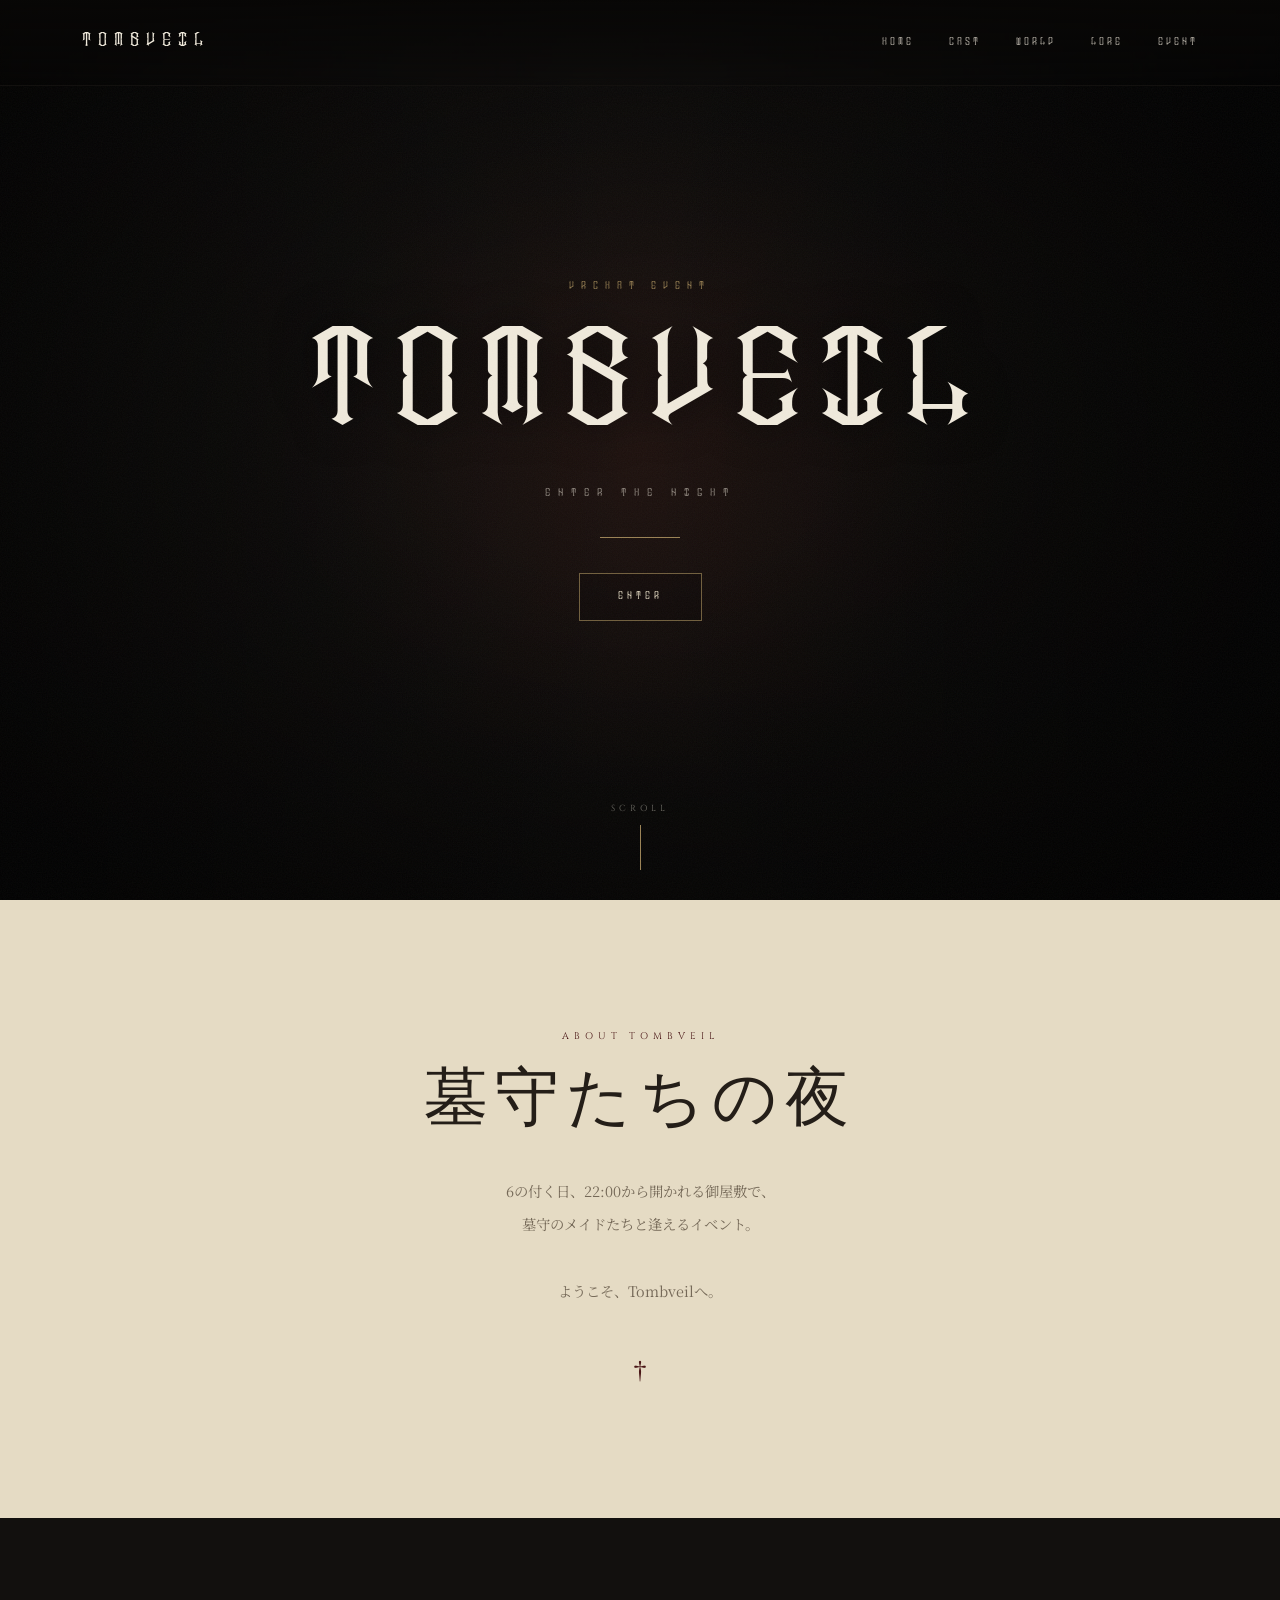
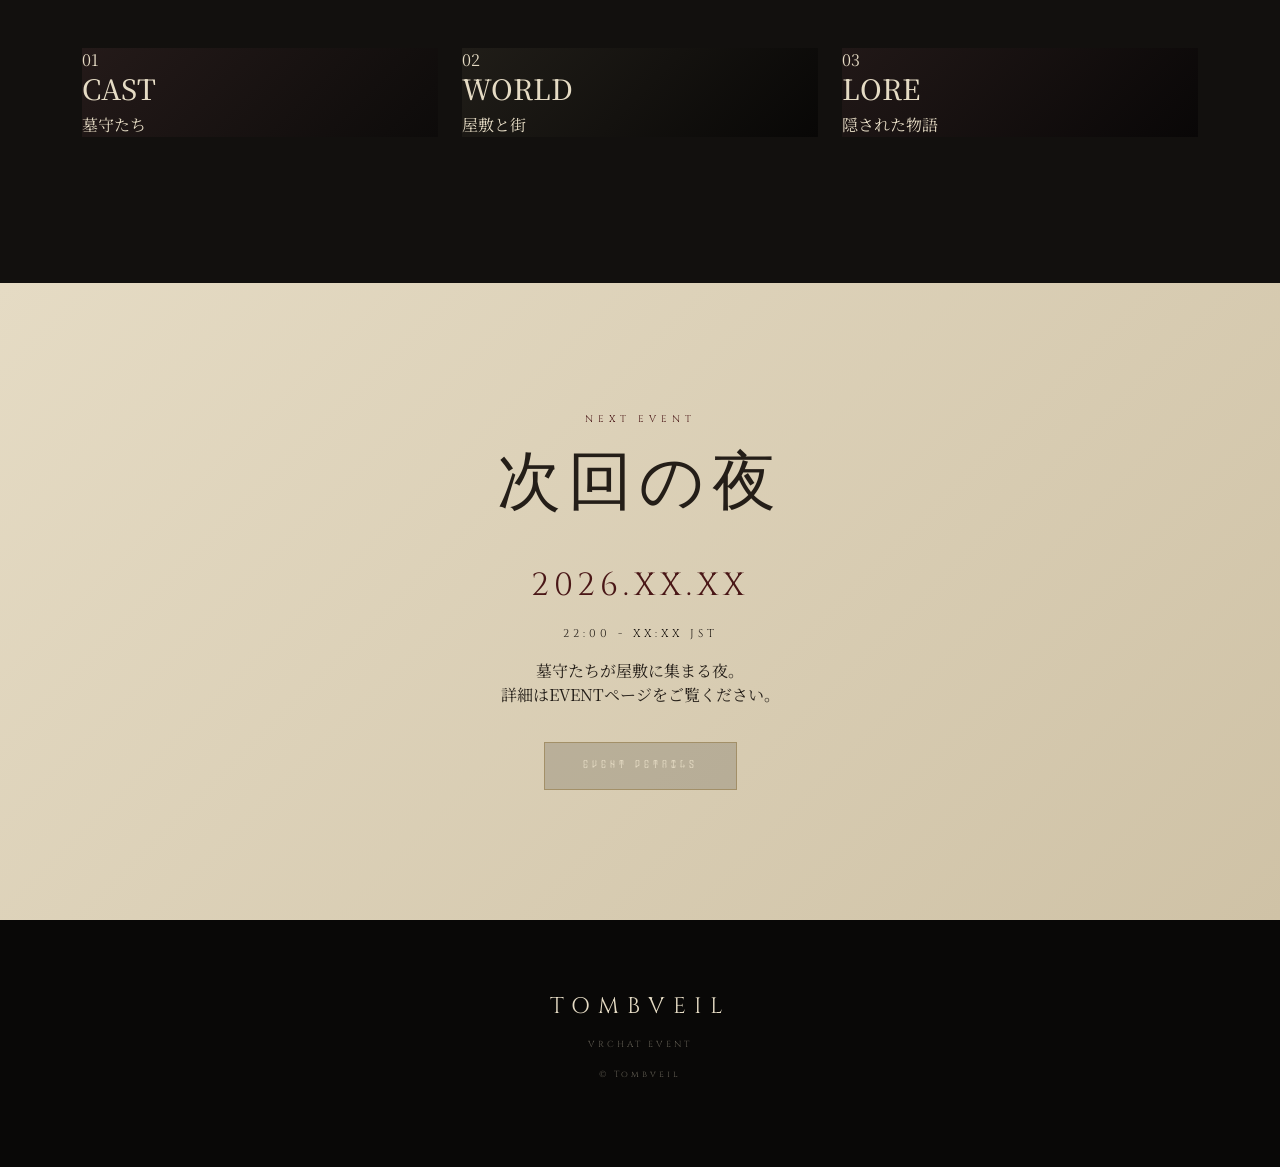
<file: index.html>
<!DOCTYPE html>
<html lang="ja">

<head>

    <meta charset="UTF-8">

    <meta
        name="viewport"
        content="width=device-width, initial-scale=1.0"
    >

    <title>Tombveil | VRChat Event</title>

    <!-- =====================================================
         Bootstrap
    ====================================================== -->
    <link
        rel="stylesheet"
        href="https://cdn.jsdelivr.net/npm/bootstrap@5.3.3/dist/css/bootstrap.min.css"
    >

    <!-- =====================================================
         TOMBVEIL 共通CSS
    ====================================================== -->
   <link rel="stylesheet" href="html/css/style.css">

</head>


<body>

    <!-- =====================================================
         BACKGROUND NOISE
    ====================================================== -->
    <div class="atmosphere"></div>


    <!-- =====================================================
         NAVIGATION
    ====================================================== -->
    <nav class="tomb-navbar">

        <div class="container nav-container">

            <a
                href="index.html"
                class="tomb-logo"
            >
                TOMBVEIL
            </a>


            <ul class="nav-menu">

                <li>
                    <a href="index.html">
                        HOME
                    </a>
                </li>

                <li>
                    <a href="html/cast.html">
                        CAST
                    </a>
                </li>

                <li>
                    <a href="html/world.html">
                        WORLD
                    </a>
                </li>

                <li>
                    <a href="html/lore.html">
                        LORE
                    </a>
                </li>

                <li>
                    <a href="html/event.html">
                        EVENT
                    </a>
                </li>

            </ul>

        </div>

    </nav>


    <!-- =====================================================
         HERO
    ====================================================== -->
    <main>

        <section class="hero">

            <div class="hero-overlay"></div>


            <div class="hero-content">

                <p class="hero-small">
                    VRCHAT EVENT
                </p>


                <h1 class="hero-title">
                    TOMBVEIL
                </h1>


                <p class="hero-subtitle">
                    ENTER THE NIGHT
                </p>


                <div class="hero-line"></div>


                <a
                    href="html/world.html"
                    class="tomb-button"
                >
                    ENTER
                </a>

            </div>


            <div class="hero-scroll">

                SCROLL

                <span></span>

            </div>

        </section>


        <!-- =================================================
             ABOUT
        ================================================== -->
        <section class="section">

            <div class="container text-center">

                <p class="section-label">
                    ABOUT TOMBVEIL
                </p>


                <h2 class="section-title">
                    墓守たちの夜
                </h2>


                <p class="section-text">

                    6の付く日、22:00から開かれる御屋敷で、

                    <br>

                    墓守のメイドたちと逢えるイベント。

                    <br>
                    <br>

                    ようこそ、Tombveilへ。

                </p>


                <div class="section-ornament">
                    †
                </div>

            </div>

        </section>


        <!-- =================================================
             MENU
        ================================================== -->
        <section class="section section-dark">

            <div class="container">

                <div class="row g-4">


                    <!-- =================================================
                         CAST
                    ================================================== -->
                    <div class="col-md-4">

                        <a
                            href="html/cast.html"
                            class="menu-card"
                        >

                            <div class="menu-card-image cast-image">

                                <div class="menu-card-overlay"></div>


                                <div class="menu-card-content">

                                    <span class="menu-card-number">
                                        01
                                    </span>


                                    <h3>
                                        CAST
                                    </h3>


                                    <p>
                                        墓守たち
                                    </p>

                                </div>

                            </div>

                        </a>

                    </div>


                    <!-- =================================================
                         WORLD
                    ================================================== -->
                    <div class="col-md-4">

                        <a
                            href="html/world.html"
                            class="menu-card"
                        >

                            <div class="menu-card-image world-image">

                                <div class="menu-card-overlay"></div>


                                <div class="menu-card-content">

                                    <span class="menu-card-number">
                                        02
                                    </span>


                                    <h3>
                                        WORLD
                                    </h3>


                                    <p>
                                        屋敷と街
                                    </p>

                                </div>

                            </div>

                        </a>

                    </div>


                    <!-- =================================================
                         LORE
                    ================================================== -->
                    <div class="col-md-4">

                        <a
                            href="html/lore.html"
                            class="menu-card"
                        >

                            <div class="menu-card-image lore-image">

                                <div class="menu-card-overlay"></div>


                                <div class="menu-card-content">

                                    <span class="menu-card-number">
                                        03
                                    </span>


                                    <h3>
                                        LORE
                                    </h3>


                                    <p>
                                        隠された物語
                                    </p>

                                </div>

                            </div>

                        </a>

                    </div>

                </div>

            </div>

        </section>


        <!-- =================================================
             NEXT EVENT
        ================================================== -->
        <section class="section event-section">

            <div class="container text-center">

                <p class="section-label">
                    NEXT EVENT
                </p>


                <h2 class="section-title">
                    次回の夜
                </h2>


                <div class="event-box">

                    <p class="event-date">
                        2026.XX.XX
                    </p>


                    <p class="event-time">
                        22:00 - XX:XX JST
                    </p>


                    <p class="event-description">

                        墓守たちが屋敷に集まる夜。

                        <br>

                        詳細はEVENTページをご覧ください。

                    </p>


                    <a
                        href="html/event.html"
                        class="tomb-button"
                    >
                        EVENT DETAILS
                    </a>

                </div>

            </div>

        </section>

    </main>


    <!-- =====================================================
         FOOTER
    ====================================================== -->
    <footer class="footer">

        <div class="container">

            <div class="footer-logo">
                TOMBVEIL
            </div>


            <p class="footer-text">
                VRCHAT EVENT
            </p>


            <p class="footer-text">
                © Tombveil
            </p>

        </div>

    </footer>


</body>

</html>
</file>
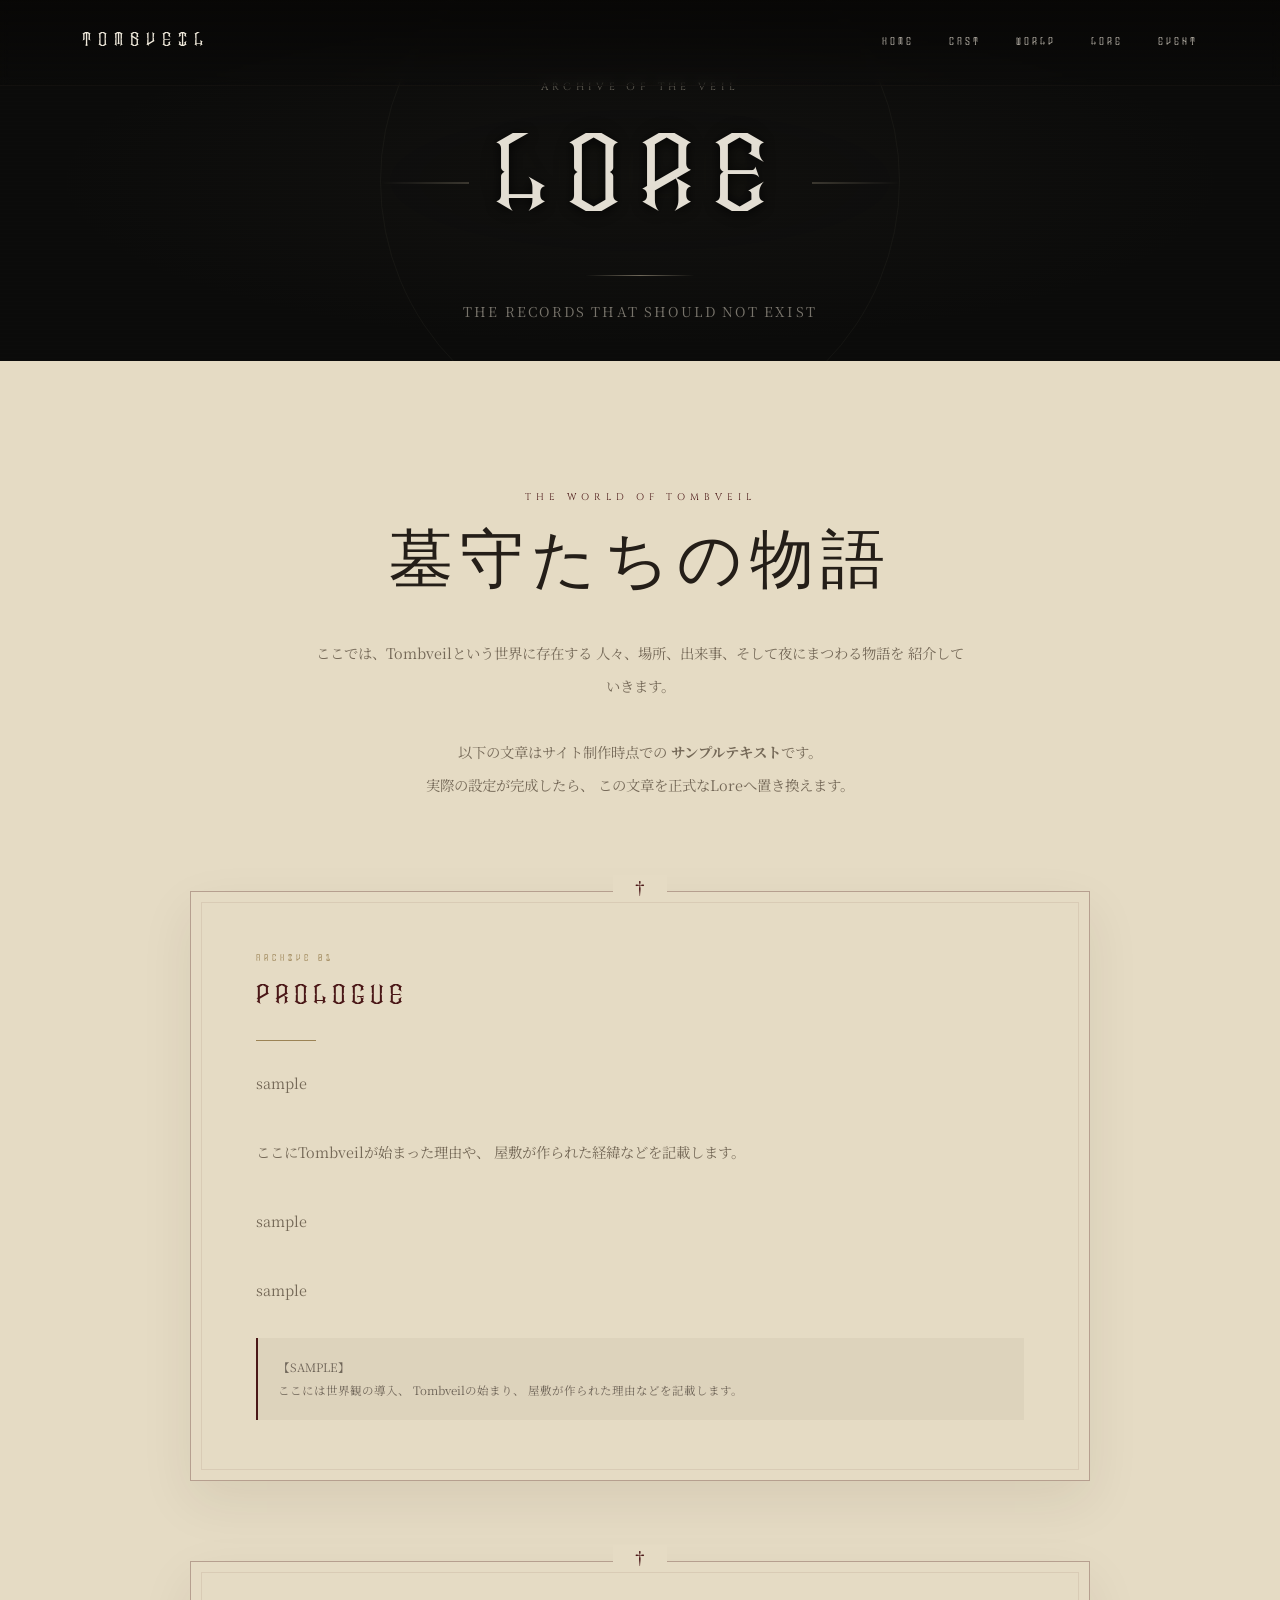
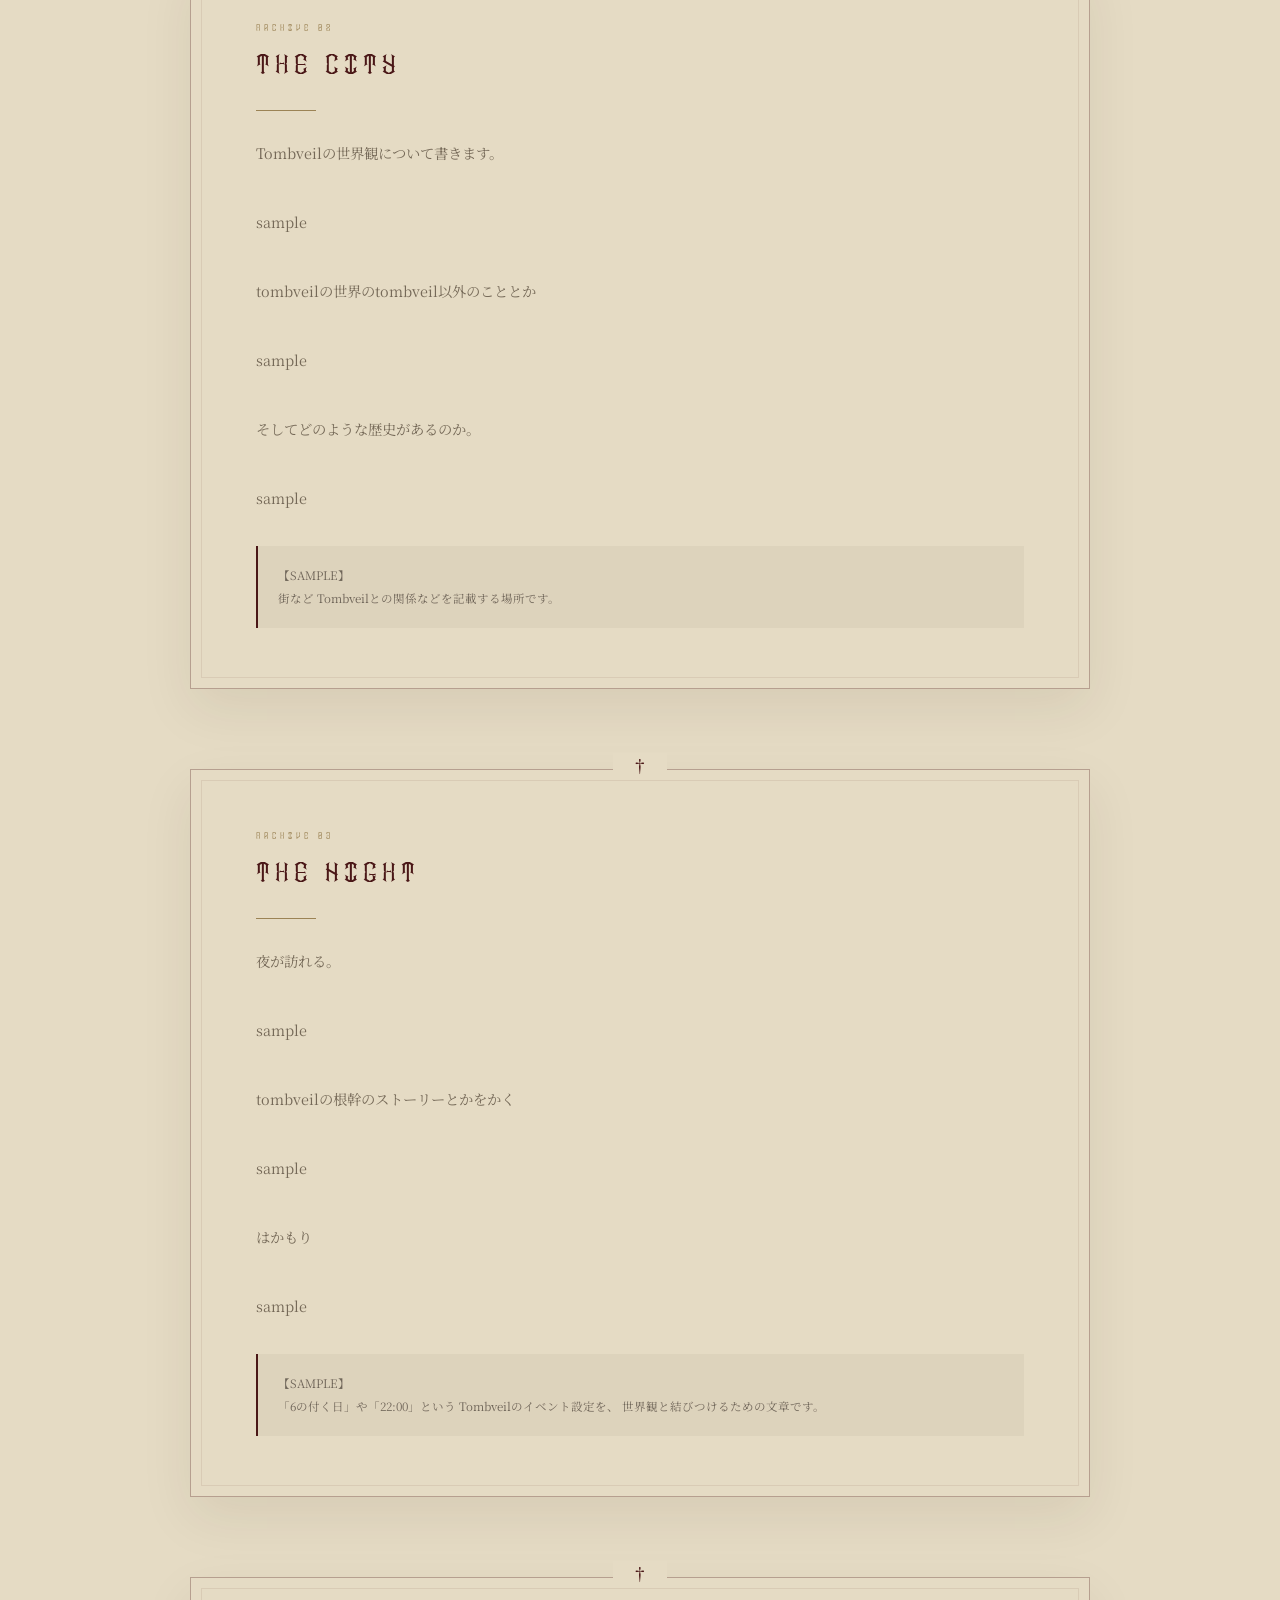
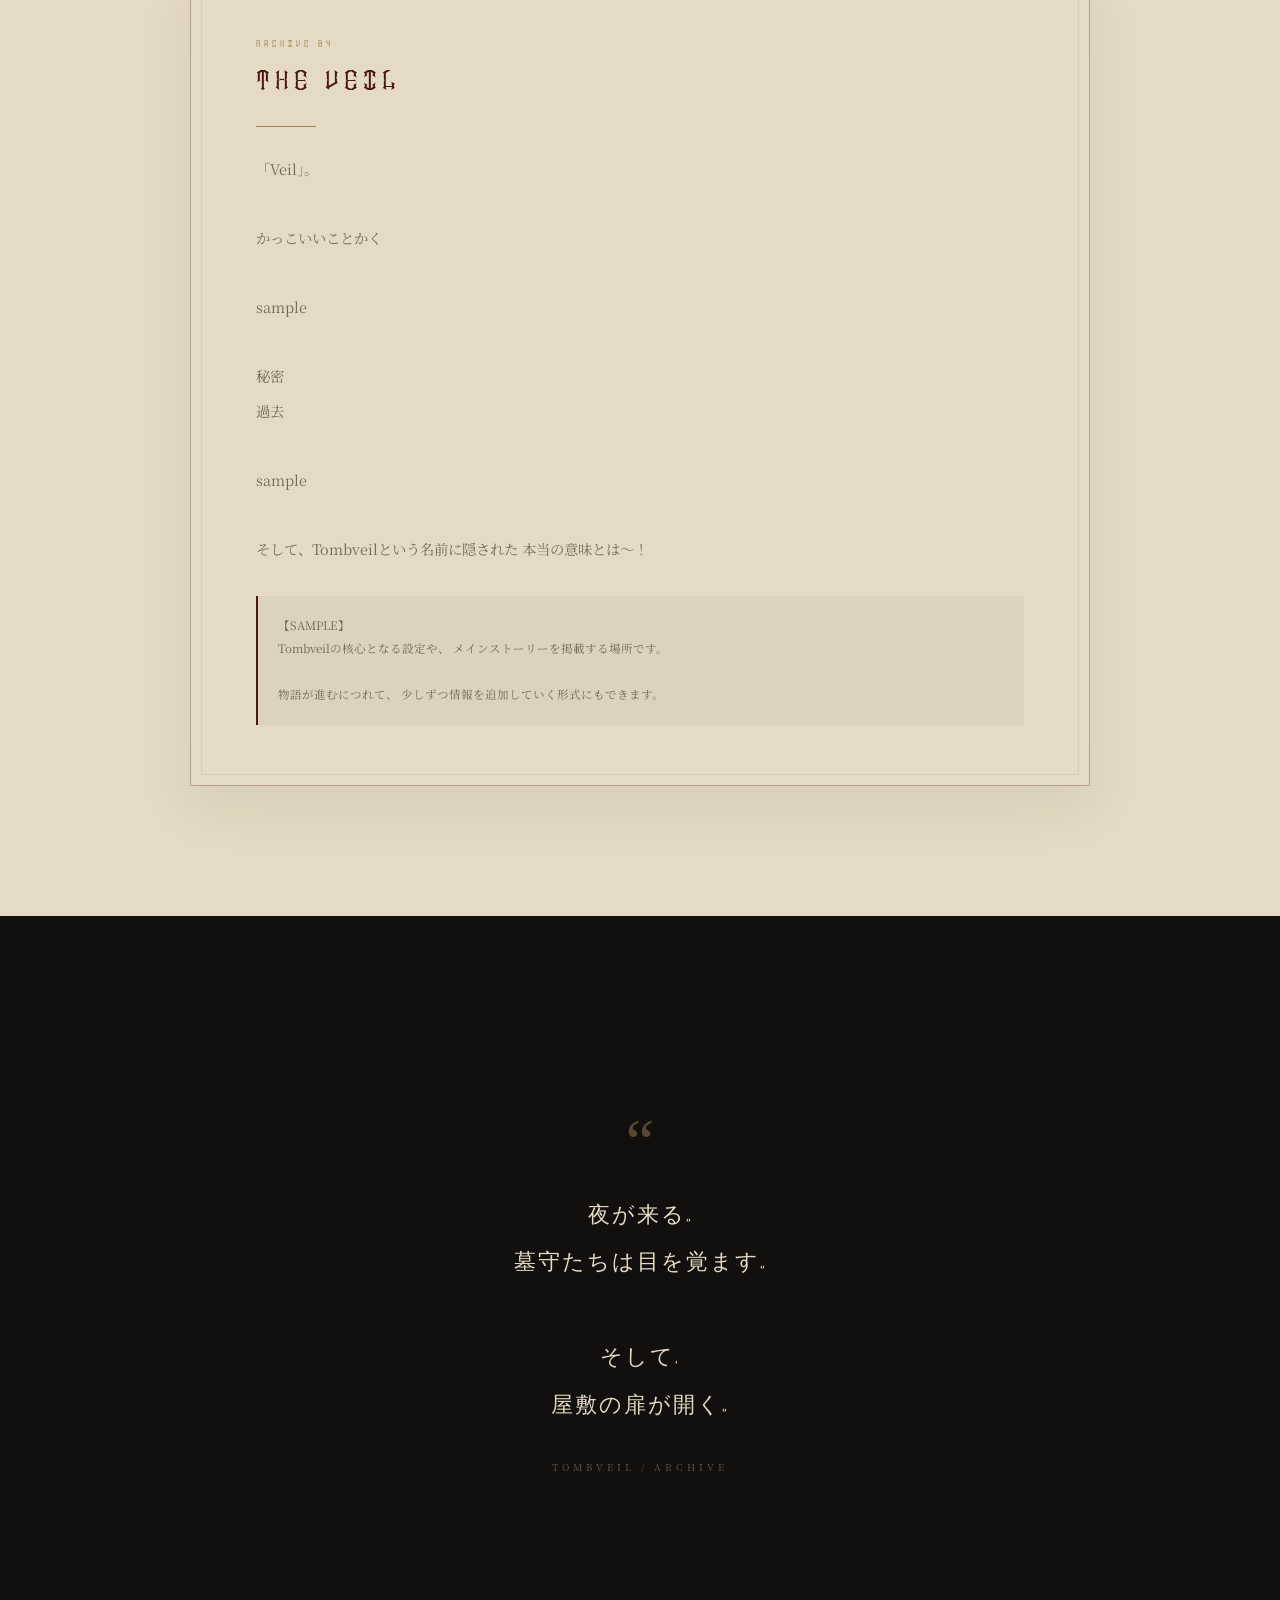
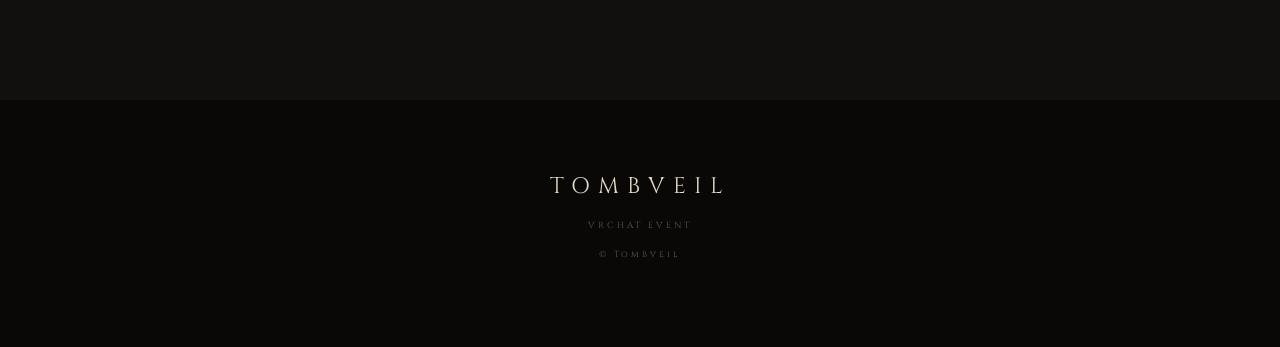
<file: html/lore.html>
<!DOCTYPE html>
<html lang="ja">

<head>

    <meta charset="UTF-8">

    <meta
        name="viewport"
        content="width=device-width, initial-scale=1.0"
    >

    <title>Lore | TOMBVEIL</title>


    <!-- =====================================================
         Bootstrap
    ====================================================== -->

    <link
        rel="stylesheet"
        href="https://cdn.jsdelivr.net/npm/bootstrap@5.3.3/dist/css/bootstrap.min.css"
    >


    <!-- =====================================================
         TOMBVEIL 共通CSS
    ====================================================== -->
	 <link rel="stylesheet" href="css/style.css">
    <!-- =====================================================
         LORE専用CSS
    ====================================================== -->

    <link
        rel="stylesheet"
        href="css/lore.css"
    >

</head>


<body>


    <!-- =====================================================
         NAVIGATION
    ===================================================== -->

    <nav class="tomb-navbar">
    <div class="container nav-container">

        <!-- TOMBVEILロゴ → HOME -->
        <a href="../index.html" class="tomb-logo">
            TOMBVEIL
        </a>

        <ul class="nav-menu">
            <li><a href="../index.html">HOME</a></li>
            <li><a href="cast.html">CAST</a></li>
            <li><a href="world.html">WORLD</a></li>
            <li><a href="lore.html">LORE</a></li>
            <li><a href="event.html">EVENT</a></li>
        </ul>

    </div>
</nav>
    <!-- =====================================================
         PAGE HEADER
    ===================================================== -->

<header class="lore-header">
    <div class="lore-header-inner">

        <p class="lore-header-label">
            ARCHIVE OF THE VEIL
        </p>

        <h1 class="page-title">
            LORE
        </h1>

        <div class="lore-header-line"></div>

        <p class="lore-header-subtitle">
            THE RECORDS THAT SHOULD NOT EXIST
        </p>

    </div>
</header>


    <!-- =====================================================
         LORE INTRO
    ===================================================== -->

    <section class="section">

        <div class="container">

            <div class="lore-intro">

                <p class="section-label">
                    THE WORLD OF TOMBVEIL
                </p>

                <h2 class="section-title">
                    墓守たちの物語
                </h2>

                <p class="section-text">

                    ここでは、Tombveilという世界に存在する
                    人々、場所、出来事、そして夜にまつわる物語を
                    紹介していきます。

                    <br><br>

                    以下の文章はサイト制作時点での
                    <strong>サンプルテキスト</strong>です。

                    <br>

                    実際の設定が完成したら、
                    この文章を正式なLoreへ置き換えます。

                </p>

            </div>


            <!-- =================================================
                 PROLOGUE
            ================================================= -->

            <article class="lore-box">

                <div class="lore-number">
                    ARCHIVE 01
                </div>

                <h2 class="lore-title">
                    PROLOGUE
                </h2>

                <div class="lore-divider"></div>

                <p class="lore-text">

                    sample

                    <br><br>

                    ここにTombveilが始まった理由や、
                    屋敷が作られた経緯などを記載します。

                    <br><br>

                    sample

                    <br><br>

                    sample

                </p>

                <div class="lore-note">

                    【SAMPLE】

                    <br>

                    ここには世界観の導入、
                    Tombveilの始まり、
                    屋敷が作られた理由などを記載します。

                </div>

            </article>


            <!-- =================================================
                 THE CITY
            ================================================= -->

            <article class="lore-box">

                <div class="lore-number">
                    ARCHIVE 02
                </div>

                <h2 class="lore-title">
                    THE CITY
                </h2>

                <div class="lore-divider"></div>

                <p class="lore-text">

                    Tombveilの世界観について書きます。

                    <br><br>

                    sample

                    <br><br>

                    tombveilの世界のtombveil以外のこととか

                    <br><br>

                    sample

                    <br><br>

                    そしてどのような歴史があるのか。

                    <br><br>

                    sample

                </p>

                <div class="lore-note">

                    【SAMPLE】

                    <br>

                    街など
                    Tombveilとの関係などを記載する場所です。

                </div>

            </article>


            <!-- =================================================
                 THE NIGHT
            ================================================= -->

            <article class="lore-box">

                <div class="lore-number">
                    ARCHIVE 03
                </div>

                <h2 class="lore-title">
                    THE NIGHT
                </h2>

                <div class="lore-divider"></div>

                <p class="lore-text">

                    夜が訪れる。

                    <br><br>

                    sample

                    <br><br>

                    tombveilの根幹のストーリーとかをかく

                    <br><br>

                    sample

                    <br><br>

                  はかもり

                    <br><br>

                    sample

                </p>

                <div class="lore-note">

                    【SAMPLE】

                    <br>

                    「6の付く日」や「22:00」という
                    Tombveilのイベント設定を、
                    世界観と結びつけるための文章です。

                </div>

            </article>


            <!-- =================================================
                 THE VEIL
            ================================================= -->

            <article class="lore-box">

                <div class="lore-number">
                    ARCHIVE 04
                </div>

                <h2 class="lore-title">
                    THE VEIL
                </h2>

                <div class="lore-divider"></div>

                <p class="lore-text">

                    「Veil」。

                    <br><br>

                  かっこいいことかく

                    <br><br>

                    sample

                    <br><br>

                   秘密

                    <br>

                    過去

                    <br><br>

                    sample

                    <br><br>

                    そして、Tombveilという名前に隠された
                    本当の意味とは～！

                </p>

                <div class="lore-note">

                    【SAMPLE】

                    <br>

                    Tombveilの核心となる設定や、
                    メインストーリーを掲載する場所です。

                    <br><br>

                    物語が進むにつれて、
                    少しずつ情報を追加していく形式にもできます。

                </div>

            </article>

        </div>

    </section>


    <!-- =====================================================
         QUOTE
    ===================================================== -->

    <section class="section lore-dark">

        <div class="container">

            <div class="lore-quote">

                <div class="lore-quote-mark">
                    “
                </div>

                <p class="lore-quote-text">

                    夜が来る。

                    <br>

                    墓守たちは目を覚ます。

                    <br><br>

                    そして、

                    <br>

                    屋敷の扉が開く。

                </p>

                <p class="lore-quote-caption">
                    TOMBVEIL / ARCHIVE
                </p>

            </div>

        </div>

    </section>


    <!-- =====================================================
         FOOTER
    ===================================================== -->

    <footer class="footer">

        <div class="container">

            <div class="footer-logo">
                TOMBVEIL
            </div>

            <p class="footer-text">
                VRCHAT EVENT
            </p>

            <p class="footer-text">
                © Tombveil
            </p>

        </div>

    </footer>


</body>

</html>
</file>
<file: html/css/style.css>
@import url(
    'https://fonts.googleapis.com/css2?family=Cinzel:wght@400;500;600&family=Noto+Serif+JP:wght@300;400;500&display=swap'
);

/* ========================================
   TOMBVEIL CUSTOM FONT
======================================== */

@font-face {
    font-family: "634-hexadevil";
    src: url("../../font/634-hexadevil.otf") format("opentype");
    font-weight: normal;
    font-style: normal;
    font-display: swap;
}


/* =========================================================
   ROOT
========================================================= */

:root {

    --black: #0d0c0b;

    --black-soft: #151311;

    --paper: #e5dbc4;

    --paper-dark: #cfc2a6;

    --ink: #241e18;

    --ink-light: #756958;

    --wine: #4a1717;

    --wine-light: #6c2525;

    --gold: #9b8355;

    --white: #f0eadc;

}


/* =========================================================
   RESET
========================================================= */

* {

    margin: 0;

    padding: 0;

    box-sizing: border-box;

}


html {

    scroll-behavior: smooth;

}


body {

    min-height: 100vh;

    overflow-x: hidden;

    background:
        var(--black);

    color:
        var(--paper);

    font-family:
        'Noto Serif JP',
        serif;

}


a {

    color: inherit;

    text-decoration: none;

}


img {

    max-width: 100%;

    display: block;

}

/* ========================================
   PAGE TITLES
======================================== */

.page-title {
    font-family: "634-hexadevil", serif;

    letter-spacing: 6px;

    font-weight: normal;

    color: var(--white);
}
/* =========================================================
   ATMOSPHERE
========================================================= */

.atmosphere {

    position: fixed;

    inset: 0;

    pointer-events: none;

    z-index: 999;

    opacity: 0.18;

    background-image:

        url("data:image/svg+xml,%3Csvg xmlns='http://www.w3.org/2000/svg' width='180' height='180'%3E%3Cfilter id='n'%3E%3CfeTurbulence type='fractalNoise' baseFrequency='.8' numOctaves='4' stitchTiles='stitch'/%3E%3C/filter%3E%3Crect width='100%25' height='100%25' filter='url(%23n)' opacity='.25'/%3E%3C/svg%3E");

}


/* =========================================================
   NAVIGATION
========================================================= */

/* ========================================
   TOMBVEIL NAVIGATION
======================================== */

.tomb-navbar {
    position: fixed;
    top: 0;
    left: 0;

    width: 100%;
    height: 86px;

    z-index: 9999;

    display: flex;
    align-items: center;

    background:
        linear-gradient(
            to bottom,
            rgba(8, 7, 6, 0.92),
            rgba(8, 7, 6, 0.55),
            transparent
        );

    backdrop-filter: blur(5px);

    border-bottom: 1px solid rgba(205, 195, 175, 0.05);

    transition:
        height 0.45s cubic-bezier(.22, 1, .36, 1),
        background 0.45s ease,
        backdrop-filter 0.45s ease,
        border-color 0.45s ease,
        box-shadow 0.45s ease;
}


/* ========================================
   スクロールした状態
======================================== */

.tomb-navbar.scrolled {
    height: 64px;

    background:
        rgba(8, 7, 6, 0.94);

    backdrop-filter: blur(14px);

    border-bottom:
        1px solid rgba(190, 170, 125, 0.18);

    box-shadow:
        0 8px 30px rgba(0, 0, 0, 0.35);
}


/* ========================================
   ナビ内部
======================================== */

.nav-container {
    width: 100%;

    display: flex;
    align-items: center;
    justify-content: space-between;
}


/* ========================================
   ロゴ
======================================== */

.tomb-logo {
    position: relative;

    display: block;

    font-family: "634-hexadevil", serif;

    font-size: 1.2rem;
    letter-spacing: 7px;

    color: var(--white);

    white-space: nowrap;

    text-decoration: none;

    transition:
        font-size 0.45s ease,
        letter-spacing 0.45s ease,
        color 0.35s ease,
        text-shadow 0.35s ease;
}


.tomb-navbar.scrolled .tomb-logo {
    font-size: 1rem;
    letter-spacing: 5px;
}


/* ロゴホバー */

.tomb-logo:hover {
    color: var(--gold);

    text-shadow:
        0 0 12px rgba(190, 170, 125, 0.25);
}


/* ========================================
   メニュー
======================================== */

.nav-menu {
    display: flex;
    align-items: center;

    gap: 35px;

    list-style: none;

    margin: 0;
    padding: 0;
}


/* ========================================
   メニューリンク
======================================== */

.nav-menu a {
    position: relative;

    display: block;

    padding: 8px 0;

    font-family: "634-hexadevil", serif;

    font-size: 0.58rem;
    letter-spacing: 2.5px;

    color: rgba(240, 234, 220, 0.62);

    text-decoration: none;

    transition:
        color 0.3s ease,
        transform 0.25s ease;
}


/* ========================================
   下線
======================================== */

.nav-menu a::after {
    content: "";

    position: absolute;

    left: 50%;
    bottom: 1px;

    width: 0;
    height: 1px;

    background:
        linear-gradient(
            to right,
            transparent,
            var(--gold),
            transparent
        );

    transform: translateX(-50%);

    transition:
        width 0.4s cubic-bezier(.22, 1, .36, 1);
}


/* ========================================
   ホバー
======================================== */

.nav-menu a:hover {
    color: var(--white);

    transform: translateY(-2px);
}


.nav-menu a:hover::after {
    width: 100%;
}


/* ========================================
   現在のページ
======================================== */

.nav-menu a.active {
    color: var(--white);
}


.nav-menu a.active::after {
    width: 100%;
}


/* ========================================
   クリック時
======================================== */

.nav-menu a:active {
    transform: translateY(1px) scale(0.96);
}


/* ========================================
   下に細い装飾ライン
======================================== */

.tomb-navbar::after {
    content: "";

    position: absolute;

    left: 50%;
    bottom: -1px;

    width: 0;
    height: 1px;

    background: var(--gold);

    transform: translateX(-50%);

    opacity: 0;

    transition:
        width 0.6s ease,
        opacity 0.6s ease;
}


.tomb-navbar.scrolled::after {
    width: 35%;
    opacity: 0.35;
}


.nav-container {

    display: flex;

    justify-content: space-between;

    align-items: center;

}


.tomb-logo {

    font-family:
        '634-hexadevil',
        serif;

    font-size: 1.2rem;

    letter-spacing: 7px;

    color: var(--white);

    transition: 0.4s;

}


.tomb-logo:hover {

    color: var(--gold);

}


.nav-menu {

    display: flex;

    gap: 35px;

    list-style: none;

    margin: 0;

    padding: 0;

}


.nav-menu a {

    position: relative;

    font-family:
        '634-hexadevil',
        serif;

    font-size: 0.65rem;

    letter-spacing: 3px;

    color:
        rgba(240,234,220,0.75);

    transition: 0.4s;

}


.nav-menu a::after {

    content: "";

    position: absolute;

    left: 0;

    bottom: -8px;

    width: 0;

    height: 1px;

    background:
        var(--gold);

    transition: 0.4s;

}


.nav-menu a:hover {

    color:
        var(--white);

}


.nav-menu a:hover::after {

    width: 100%;

}


/* =========================================================
   HERO
========================================================= */

.hero {

    position: relative;

    min-height: 100vh;

    display: flex;

    justify-content: center;

    align-items: center;

    overflow: hidden;

    background:

        radial-gradient(
            circle at center,
            rgba(100,40,30,0.18),
            transparent 45%
        ),

        linear-gradient(
            135deg,
            #161311,
            #080706
        );

}


.hero::before {

    content: "";

    position: absolute;

    inset: 0;

    background:

        radial-gradient(
            ellipse at center,
            transparent 20%,
            rgba(0,0,0,0.75) 90%
        );

}


.hero-overlay {

    position: absolute;

    inset: 0;

    background:

        linear-gradient(
            90deg,
            rgba(0,0,0,0.45),
            transparent,
            rgba(0,0,0,0.45)
        );

}


.hero-content {

    position: relative;

    z-index: 2;

    text-align: center;

    animation:
        heroAppear 1.8s ease both;

}


.hero-small {

    margin-bottom: 25px;

    font-family:
        '634-hexadevil',
        serif;

    font-size: 0.65rem;

    letter-spacing: 7px;

    color:
        var(--gold);

}


.hero-title {

    font-family:
        '634-hexadevil',
        serif;

    font-size:
        clamp(4rem, 11vw, 10rem);

    font-weight: 400;

    letter-spacing: 18px;

    line-height: 1;

    margin-right: -18px;

    color:
        var(--white);

    text-shadow:
        0 0 40px rgba(0,0,0,0.8);

}


.hero-subtitle {

    margin-top: 25px;

    font-family:
        '634-hexadevil',
        serif;

    font-size: 0.7rem;

    letter-spacing: 8px;

    color:
        rgba(240,234,220,0.55);

}


.hero-line {

    width: 80px;

    height: 1px;

    margin: 35px auto;

    background:
        var(--gold);

}


.hero-scroll {

    position: absolute;

    bottom: 30px;

    left: 50%;

    transform:
        translateX(-50%);

    display: flex;

    flex-direction: column;

    align-items: center;

    gap: 10px;

    font-family:
        'Cinzel',
        serif;

    font-size: 0.55rem;

    letter-spacing: 4px;

    color:
        rgba(240,234,220,0.45);

}


.hero-scroll span {

    display: block;

    width: 1px;

    height: 45px;

    background:
        var(--gold);

    animation:
        scrollLine 2s infinite;

}


/* =========================================================
   BUTTON
========================================================= */

.tomb-button {

    display: inline-block;

    padding: 15px 38px;

    border:
        1px solid rgba(155,131,85,0.7);

    font-family:
        '634-hexadevil',
        serif;

    font-size: 0.65rem;

    letter-spacing: 4px;

    color:
        var(--paper);

    background:
        rgba(0,0,0,0.15);

    transition:
        0.4s;

}


.tomb-button:hover {

    color:
        var(--white);

    border-color:
        var(--gold);

    background:
        var(--wine);

    transform:
        translateY(-3px);

    box-shadow:
        0 10px 30px rgba(0,0,0,0.4);

}


/* =========================================================
   SECTION
========================================================= */

.section {

    position: relative;

    padding:
        130px 0;

    background:
        var(--paper);

    color:
        var(--ink);

}


.section-dark {

    background:
        #12100e;

    color:
        var(--paper);

}


.section-label {

    font-family:
        'Cinzel',
        serif;

    font-size:
        0.6rem;

    letter-spacing:
        5px;

    color:
        var(--wine);

}


.section-dark .section-label {

    color:
        var(--gold);

}


.section-title {

    margin-top:
        18px;

    font-family:
        'Cinzel',
        serif;

    font-size:
        clamp(2rem, 5vw, 4rem);

    font-weight:
        400;

    letter-spacing:
        7px;

}


.section-text {

    max-width:
        650px;

    margin:
        35px auto 0;

    font-size:
        0.9rem;

    line-height:
        2.3;

    color:
        var(--ink-light);

}


.section-dark .section-text {

    color:
        rgba(229,219,196,0.6);

}


.section-ornament {

    margin-top:
        45px;

    font-size:
        1.5rem;

    color:
        var(--wine);

}


/* =========================================================
   CARDS
========================================================= */

.card-link {

    display: block;

    height: 100%;

}


.tomb-card {

    height: 100%;

    overflow: hidden;

    border:
        1px solid rgba(229,219,196,0.15);

    background:
        #1a1714;

    transition:
        0.5s;

}


.tomb-card:hover {

    transform:
        translateY(-8px);

    border-color:
        rgba(155,131,85,0.6);

    box-shadow:
        0 25px 50px rgba(0,0,0,0.5);

}


.card-image {

    position: relative;

    height: 280px;

    overflow: hidden;

    background:
        #26211c;

}


.card-image::after {

    content: "";

    position: absolute;

    inset: 0;

    background:
        linear-gradient(
            to top,
            rgba(0,0,0,0.8),
            transparent 60%
        );

}


.card-image span {

    position: absolute;

    right: 20px;

    bottom: 15px;

    z-index: 2;

    font-family:
        'Cinzel',
        serif;

    font-size: 0.7rem;

    letter-spacing: 3px;

    color:
        var(--gold);

}


.cast-image {

    background:
        linear-gradient(
            135deg,
            #241a19,
            #0d0b0a
        );

}


.world-image {

    background:
        linear-gradient(
            135deg,
            #201d18,
            #080706
        );

}


.lore-image {

    background:
        linear-gradient(
            135deg,
            #211817,
            #090707
        );

}


.card-body {

    padding:
        30px;

}


.card-number {

    font-family:
        'Cinzel',
        serif;

    font-size:
        0.6rem;

    letter-spacing:
        4px;

    color:
        var(--gold);

}


.card-title {

    margin-top:
        10px;

    font-family:
        'Cinzel',
        serif;

    font-size:
        1.7rem;

    font-weight:
        400;

    letter-spacing:
        5px;

}


.card-text {

    margin-top:
        15px;

    color:
        rgba(229,219,196,0.55);

    font-size:
        0.8rem;

    line-height:
        2;

}


.card-more {

    display:
        inline-block;

    margin-top:
        25px;

    font-family:
        'Cinzel',
        serif;

    font-size:
        0.55rem;

    letter-spacing:
        3px;

    color:
        var(--gold);

}


/* =========================================================
   EVENT
========================================================= */

.event-section {

    background:
        linear-gradient(
            135deg,
            #e5dbc4,
            #cfc2a6
        );

}


.event-date {

    margin-top:
        40px;

    font-family:
        'Cinzel',
        serif;

    font-size:
        2rem;

    letter-spacing:
        5px;

    color:
        var(--wine);

}


.event-time {

    margin-top:
        8px;

    font-family:
        'Cinzel',
        serif;

    font-size:
        0.7rem;

    letter-spacing:
        4px;

}


.event-description {

    margin-bottom:
        35px;

}


/* =========================================================
   PAGE HEADER
========================================================= */

.page-header {

    min-height:
        55vh;

    display:
        flex;

    flex-direction:
        column;

    justify-content:
        center;

    align-items:
        center;

    text-align:
        center;

    background:

        radial-gradient(
            circle at center,
            rgba(100,40,30,0.15),
            transparent 50%
        ),

        #0d0b09;

}


.page-title {

    font-family:
        'Cinzel',
        serif;

    font-size:
        clamp(3rem, 8vw, 6rem);

    font-weight:
        400;

    letter-spacing:
        12px;

}


.page-subtitle {

    margin-top:
        20px;

    font-family:
        'Cinzel',
        serif;

    font-size:
        0.6rem;

    letter-spacing:
        5px;

    color:
        var(--gold);

}


/* =========================================================
   CAST
========================================================= */

.cast-photo {

    width:
        100%;

    height:
        350px;

    object-fit:
        cover;

    filter:
        grayscale(20%);

    transition:
        0.5s;

}


.tomb-card:hover .cast-photo {

    transform:
        scale(1.04);

}


.cast-role {

    font-family:
        'Cinzel',
        serif;

    font-size:
        0.6rem;

    letter-spacing:
        4px;

    color:
        var(--gold);

}


.cast-name {

    margin-top:
        10px;

    font-family:
        'Cinzel',
        serif;

    font-weight:
        400;

    letter-spacing:
        4px;

}


.cast-description {

    margin-top:
        20px;

    color:
        var(--ink-light);

    font-size:
        0.85rem;

    line-height:
        2;

}


.section-dark .cast-description {

    color:
        rgba(229,219,196,0.6);

}


/* =========================================================
   LORE
========================================================= */

.lore-box {

    position:
        relative;

    max-width:
        900px;

    margin:
        0 auto 60px;

    padding:
        50px;

    border:
        1px solid rgba(74,23,23,0.3);

    background:
        rgba(229,219,196,0.4);

}


.lore-box::before {

    content:
        "†";

    position:
        absolute;

    top:
        -16px;

    left:
        50%;

    transform:
        translateX(-50%);

    padding:
        0 15px;

    background:
        var(--paper);

    color:
        var(--wine);

}


.lore-title {

    font-family:
        'Cinzel',
        serif;

    font-size:
        1.7rem;

    font-weight:
        400;

    letter-spacing:
        5px;

    color:
        var(--wine);

}


.lore-text {

    margin-top:
        25px;

    font-size:
        0.9rem;

    line-height:
        2.3;

    color:
        var(--ink-light);

}


/* =========================================================
   WORLD
========================================================= */

.world-image-main {

    width:
        100%;

    max-height:
        650px;

    object-fit:
        cover;

}


/* =========================================================
   FOOTER
========================================================= */

.footer {

    padding:
        70px 20px;

    text-align:
        center;

    background:
        #090807;

    color:
        var(--paper);

}


.footer-logo {

    font-family:
        'Cinzel',
        serif;

    font-size:
        1.4rem;

    letter-spacing:
        8px;

}


.footer-text {

    margin-top:
        15px;

    font-family:
        'Cinzel',
        serif;

    font-size:
        0.55rem;

    letter-spacing:
        3px;

    color:
        rgba(229,219,196,0.4);

}


/* =========================================================
   ANIMATION
========================================================= */

@keyframes heroAppear {

    from {

        opacity:
            0;

        transform:
            translateY(20px);

    }

    to {

        opacity:
            1;

        transform:
            translateY(0);

    }

}


@keyframes scrollLine {

    0% {

        transform:
            scaleY(0);

        transform-origin:
            top;

    }


    50% {

        transform:
            scaleY(1);

        transform-origin:
            top;

    }


    51% {

        transform-origin:
            bottom;

    }


    100% {

        transform:
            scaleY(0);

        transform-origin:
            bottom;

    }

}


/* =========================================================
   MOBILE
========================================================= */

@media (max-width: 768px) {

    .tomb-navbar {

        padding:
            20px;

    }


    .nav-container {

        flex-direction:
            column;

        gap:
            20px;

    }


    .nav-menu {

        gap:
            18px;

    }


    .nav-menu a {

        font-size:
            0.5rem;

        letter-spacing:
            2px;

    }


    .hero-title {

        font-size:
            3.5rem;

        letter-spacing:
            8px;

        margin-right:
            -8px;

    }


    .hero-subtitle {

        letter-spacing:
            4px;

    }


    .section {

        padding:
            90px 20px;

    }


    .card-image {

        height:
            230px;

    }


    .page-header {

        min-height:
            45vh;

        padding:
            100px 20px 50px;

    }


    .page-title {

        font-size:
            3rem;

        letter-spacing:
            7px;

    }


    .lore-box {

        padding:
            35px 25px;

    }

}


@media (max-width: 480px) {

    .nav-menu {

        gap:
            12px;

    }


    .nav-menu a {

        font-size:
            0.45rem;

    }


    .hero-title {

        font-size:
            2.8rem;

    }


    .hero-small {

        letter-spacing:
            4px;

    }


    .section-title {

        letter-spacing:
            4px;

    }

}
</file>
<file: html/css/lore.css>
/* =========================================================
   TOMBVEIL
   LORE PAGE CSS
   Classical German Archive
========================================================= */


/* =========================================================
   LORE HEADER
========================================================= */

.lore-header {
    position: relative;

    overflow: hidden;

    background:
        radial-gradient(
            ellipse at center,
            rgba(90, 82, 68, 0.08),
            transparent 65%
        ),
        #0b0b0a;
}


/* subtle horizontal grain */

.lore-header::before {
    content: "";

    position: absolute;

    inset: 0;

    background:
        repeating-linear-gradient(
            0deg,
            transparent 0,
            transparent 3px,
            rgba(220, 210, 190, 0.012) 4px
        );

    pointer-events: none;
}


/* large classical circle */

.lore-header::after {
    content: "";

    position: absolute;

    top: 50%;
    left: 50%;

    width: 520px;
    height: 520px;

    border:
        1px solid
        rgba(185, 172, 145, 0.08);

    border-radius: 50%;

    transform:
        translate(-50%, -50%);

    opacity: 0.7;

    animation:
        loreClassicalPulse
        12s ease-in-out
        infinite;

    pointer-events: none;
}


/* =========================================================
   LORE HEADER INNER
========================================================= */

.lore-header-inner {
    position: relative;

    z-index: 2;

    padding:
        80px 20px 40px;

    text-align: center;
}


/* =========================================================
   LORE HEADER LABEL
========================================================= */

.lore-header-label {
    margin-bottom: 20px;

    font-family:
        "Cinzel",
        serif;

    font-size: 0.65rem;

    letter-spacing: 0.42em;

    color:
        rgba(205, 195, 178, 0.45);

    animation:
        loreFadeUp
        1.2s ease
        both;
}


/* =========================================================
   LORE PAGE TITLE
========================================================= */

.lore-header .page-title {
    position: relative;

    display: inline-block;

    margin: 0;

    font-family:
        "634-hexadevil",
        serif;

    font-size:
        clamp(3.5rem, 9vw, 7rem);

    font-weight: normal;

    letter-spacing:
        0.18em;
    color:
        #e3ded3;

    text-shadow:
        0 2px 12px rgba(0, 0, 0, 0.8),
        0 0 40px rgba(180, 170, 150, 0.05);

    animation:
        loreTitleReveal
        1.5s ease
        both;
}


/* =========================================================
   TITLE DECORATION
========================================================= */

.lore-header .page-title::before,
.lore-header .page-title::after {
    content: "";

    position: absolute;

    top: 50%;

    width: 90px;

    height: 1px;

    background:
        linear-gradient(
            90deg,
            transparent,
            rgba(190, 178, 153, 0.5)
        );

    opacity: 0;

    animation:
        loreTitleLineReveal
        1.2s ease
        0.45s
        forwards;
}


/* left */

.lore-header .page-title::before {
    right:
        calc(100% + 25px);

    transform:
        translateY(-50%);
}


/* right */

.lore-header .page-title::after {
    left:
        calc(100% + 25px);

    background:
        linear-gradient(
            90deg,
            rgba(190, 178, 153, 0.5),
            transparent
        );

    transform:
        translateY(-50%);
}


/* =========================================================
   HEADER LINE
========================================================= */

.lore-header-line {
    width: 110px;

    height: 1px;

    margin:
        25px auto;

    background:
        linear-gradient(
            90deg,
            transparent,
            rgba(190, 178, 153, 0.55),
            transparent
        );

    animation:
        loreLineReveal
        1.5s ease
        0.3s
        both;
}


/* =========================================================
   HEADER SUBTITLE
========================================================= */

.lore-header-subtitle {
    margin: 0;

    font-family:
        "Noto Serif JP",
        serif;

    font-size:
        0.85rem;

    letter-spacing:
        0.16em;

    color:
        rgba(210, 202, 188, 0.55);

    animation:
        loreFadeUp
        1.2s ease
        0.45s
        both;
}


/* =========================================================
   LORE INTRO
========================================================= */

.lore-intro {

    max-width: 760px;

    margin: 0 auto 90px;

    text-align: center;

}


/* =========================================================
   LORE BOX
========================================================= */

.lore-box {

    position: relative;

    max-width: 900px;

    margin: 0 auto 80px;

    padding: 60px 65px;

    border:
        1px solid
        rgba(74, 23, 23, 0.3);

    background:
        rgba(229, 219, 196, 0.42);

    box-shadow:
        0 20px 50px
        rgba(50, 35, 15, 0.08);

}


/* =========================================================
   LAST LORE BOX
========================================================= */

.lore-box:last-child {

    margin-bottom: 0;

}


/* =========================================================
   LORE CROSS
========================================================= */

.lore-box::before {

    content: "†";

    position: absolute;

    top: -17px;

    left: 50%;

    transform:
        translateX(-50%);

    padding:
        0 18px;

    background:
        var(--paper);

    color:
        var(--wine);

    font-size: 1.1rem;

}


/* =========================================================
   INNER BORDER
========================================================= */

.lore-box::after {

    content: "";

    position: absolute;

    inset: 10px;

    border:
        1px solid
        rgba(74, 23, 23, 0.08);

    pointer-events: none;

}


/* =========================================================
   NUMBER
========================================================= */

.lore-number {

    position: relative;

    z-index: 1;

    margin-bottom: 15px;

    font-family:
        "634-hexadevil",
        serif;

    font-size: 0.55rem;

    letter-spacing: 4px;

    color:
        var(--gold);

}


/* =========================================================
   TITLE
========================================================= */

.lore-title {

    position: relative;

    z-index: 1;

    font-family:
        "634-hexadevil",
        serif;

    font-size: 1.8rem;

    font-weight: normal;

    letter-spacing: 5px;

    color:
        var(--wine);

}


/* =========================================================
   DIVIDER
========================================================= */

.lore-divider {

    position: relative;

    z-index: 1;

    width: 60px;

    height: 1px;

    margin: 25px 0;

    background:
        var(--gold);

}


/* =========================================================
   TEXT
========================================================= */

.lore-text {

    position: relative;

    z-index: 1;

    margin-top: 25px;

    font-size: 0.9rem;

    line-height: 2.4;

    color:
        var(--ink-light);

}


/* =========================================================
   NOTE
========================================================= */

.lore-note {

    position: relative;

    z-index: 1;

    margin-top: 30px;

    padding:
        18px 20px;

    border-left:
        2px solid
        var(--wine);

    background:
        rgba(74, 23, 23, 0.045);

    font-size: 0.72rem;

    line-height: 2;

    color:
        rgba(36, 30, 24, 0.6);

}


/* =========================================================
   DARK LORE
========================================================= */

.lore-dark {

    background:
        #12100e;

    color:
        var(--paper);

}


.lore-dark .lore-box {

    border-color:
        rgba(155, 131, 85, 0.25);

    background:
        rgba(229, 219, 196, 0.035);

    box-shadow:
        0 25px 60px
        rgba(0, 0, 0, 0.35);

}


.lore-dark .lore-box::before {

    background:
        #12100e;

    color:
        var(--gold);

}


.lore-dark .lore-title {

    color:
        var(--paper);

}


.lore-dark .lore-text {

    color:
        rgba(229, 219, 196, 0.62);

}


.lore-dark .lore-note {

    border-left-color:
        var(--gold);

    background:
        rgba(155, 131, 85, 0.05);

    color:
        rgba(229, 219, 196, 0.45);

}


/* =========================================================
   QUOTE
========================================================= */

.lore-quote {

    max-width: 760px;

    margin: 0 auto;

    padding: 80px 30px;

    text-align: center;

}


.lore-quote-mark {

    font-family:
        Georgia,
        serif;

    font-size: 4rem;

    line-height: 0.5;

    color:
        var(--gold);

    opacity: 0.5;

}


.lore-quote-text {

    margin-top: 35px;

    font-family:
        "634-hexadevil",
        serif;

    font-size:
        clamp(1rem, 2vw, 1.35rem);

    line-height: 2.2;

    letter-spacing: 2px;

    color:
        var(--paper);

}


.lore-quote-caption {

    margin-top: 30px;

    font-size: 0.6rem;

    letter-spacing: 4px;

    color:
        rgba(229, 219, 196, 0.35);

}


/* =========================================================
   ANIMATION — LORE BOX
========================================================= */

.lore-box {

    opacity: 0;

    transform:
        translateY(25px);

    animation:
        loreAppear
        0.8s ease
        forwards;

}


.lore-box:nth-child(2) {

    animation-delay:
        0.12s;

}


.lore-box:nth-child(3) {

    animation-delay:
        0.24s;

}


.lore-box:nth-child(4) {

    animation-delay:
        0.36s;

}


@keyframes loreAppear {

    from {

        opacity: 0;

        transform:
            translateY(25px);

    }

    to {

        opacity: 1;

        transform:
            translateY(0);

    }

}


/* =========================================================
   ANIMATION — LORE HEADER
========================================================= */

@keyframes loreFadeUp {

    from {

        opacity: 0;

        transform:
            translateY(18px);

    }

    to {

        opacity: 1;

        transform:
            translateY(0);

    }

}


@keyframes loreTitleReveal {

    from {

        opacity: 0;

        transform:
            scale(0.96);

        letter-spacing:
            0.28em;

    }

    to {

        opacity: 1;

        transform:
            scale(1);

        letter-spacing:
            0.18em;

    }

}


@keyframes loreTitleLineReveal {

    from {

        width: 0;

        opacity: 0;

    }

    to {

        width: 90px;

        opacity: 1;

    }

}


@keyframes loreLineReveal {

    from {

        width: 0;

        opacity: 0;

    }

    to {

        width: 110px;

        opacity: 1;

    }

}


@keyframes loreClassicalPulse {

    0%,
    100% {

        transform:
            translate(-50%, -50%)
            scale(1);

        opacity:
            0.5;

    }

    50% {

        transform:
            translate(-50%, -50%)
            scale(1.05);

        opacity:
            0.8;

    }

}


/* =========================================================
   MOBILE
========================================================= */

@media (max-width: 768px) {

    .lore-header-inner {

        padding:
            80px 20px 35px;

    }


    .lore-header .page-title {

        font-size:
            3rem;

        letter-spacing:
            0.12em;

    }


    .lore-header .page-title::before,
    .lore-header .page-title::after {

        display: none;

    }


    .lore-box {

        padding:
            45px 30px;

        margin-bottom:
            60px;

    }


    .lore-title {

        font-size:
            1.4rem;

        letter-spacing:
            3px;

    }


    .lore-text {

        font-size:
            0.82rem;

        line-height:
            2.2;

    }


    .lore-quote {

        padding:
            60px 15px;

    }

}


@media (max-width: 480px) {

    .lore-header .page-title {

        font-size:
            2.6rem;

    }


    .lore-box {

        padding:
            40px 22px;

    }


    .lore-title {

        font-size:
            1.25rem;

    }

}


/* =========================================================
   REDUCED MOTION
========================================================= */

@media (prefers-reduced-motion: reduce) {

    *,
    *::before,
    *::after {

        animation-duration:
            0.01ms !important;

        animation-iteration-count:
            1 !important;

        transition-duration:
            0.01ms !important;

    }

}
</file>
